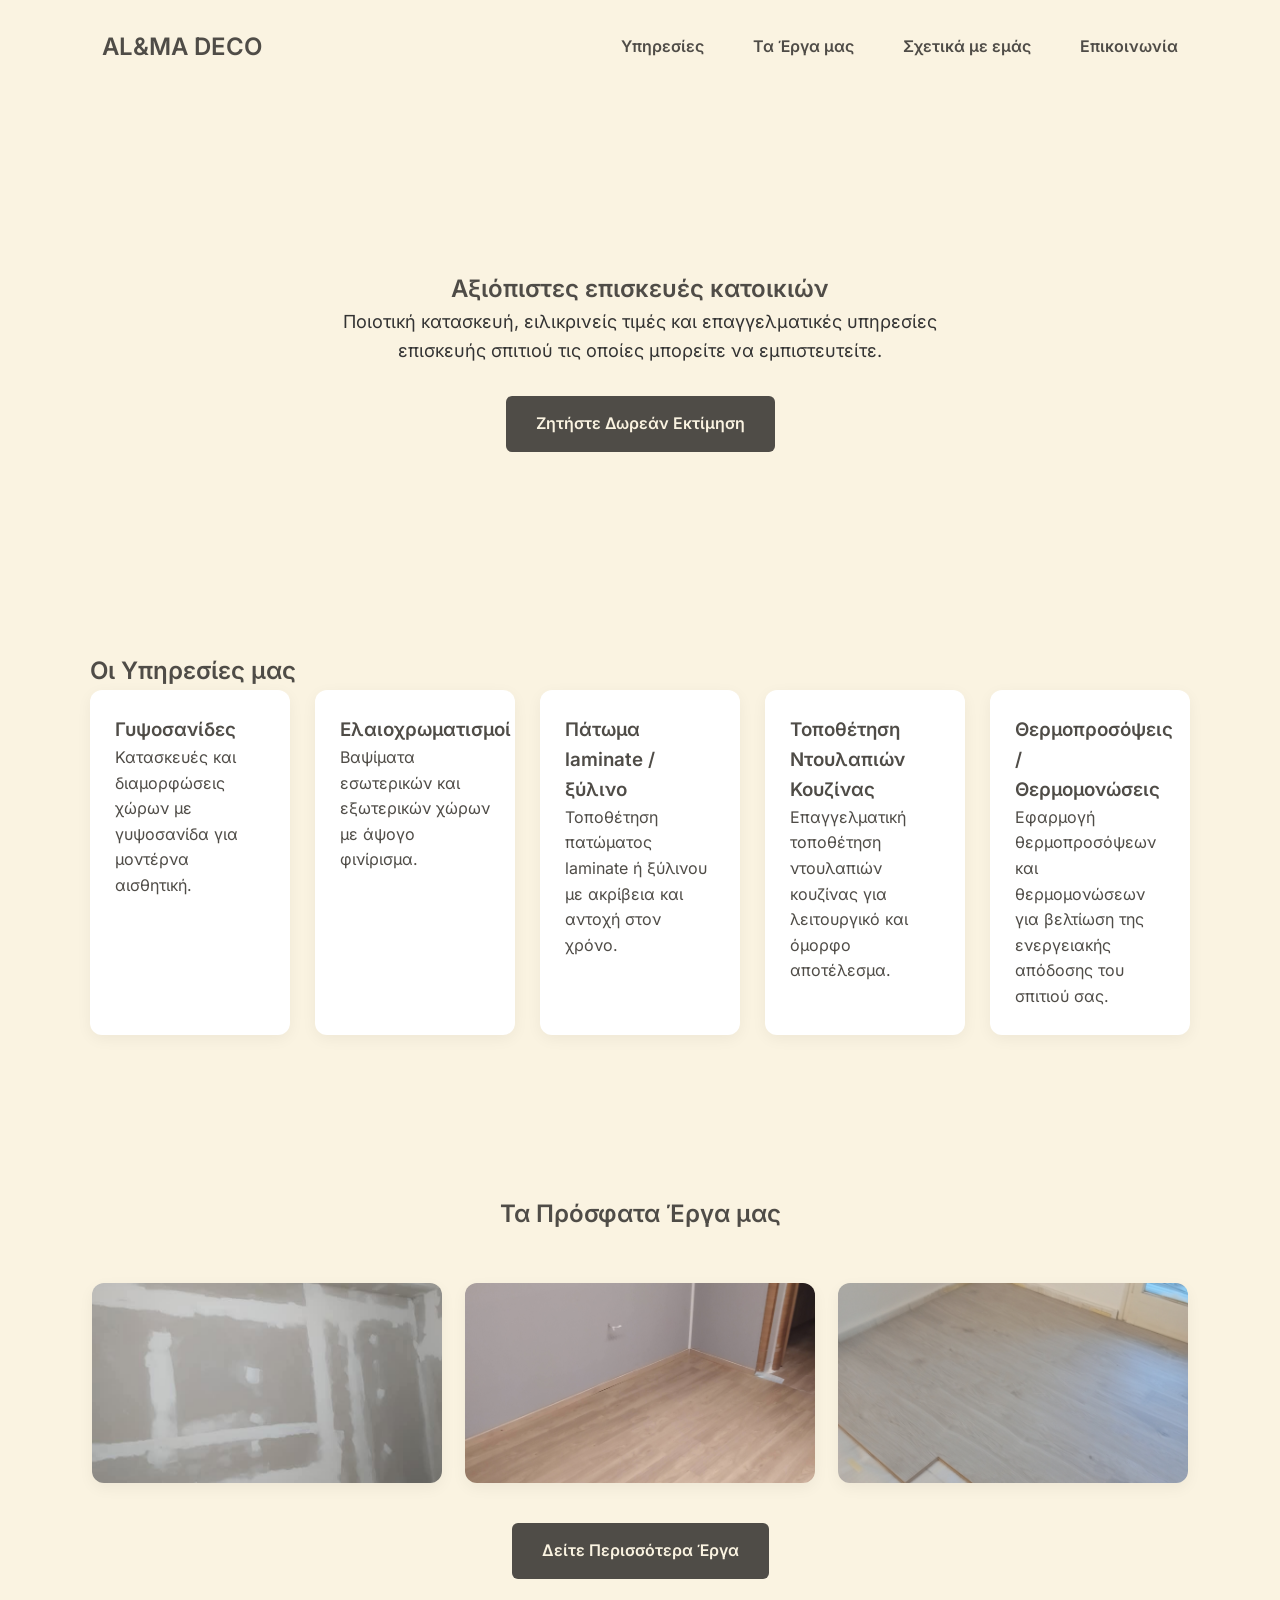
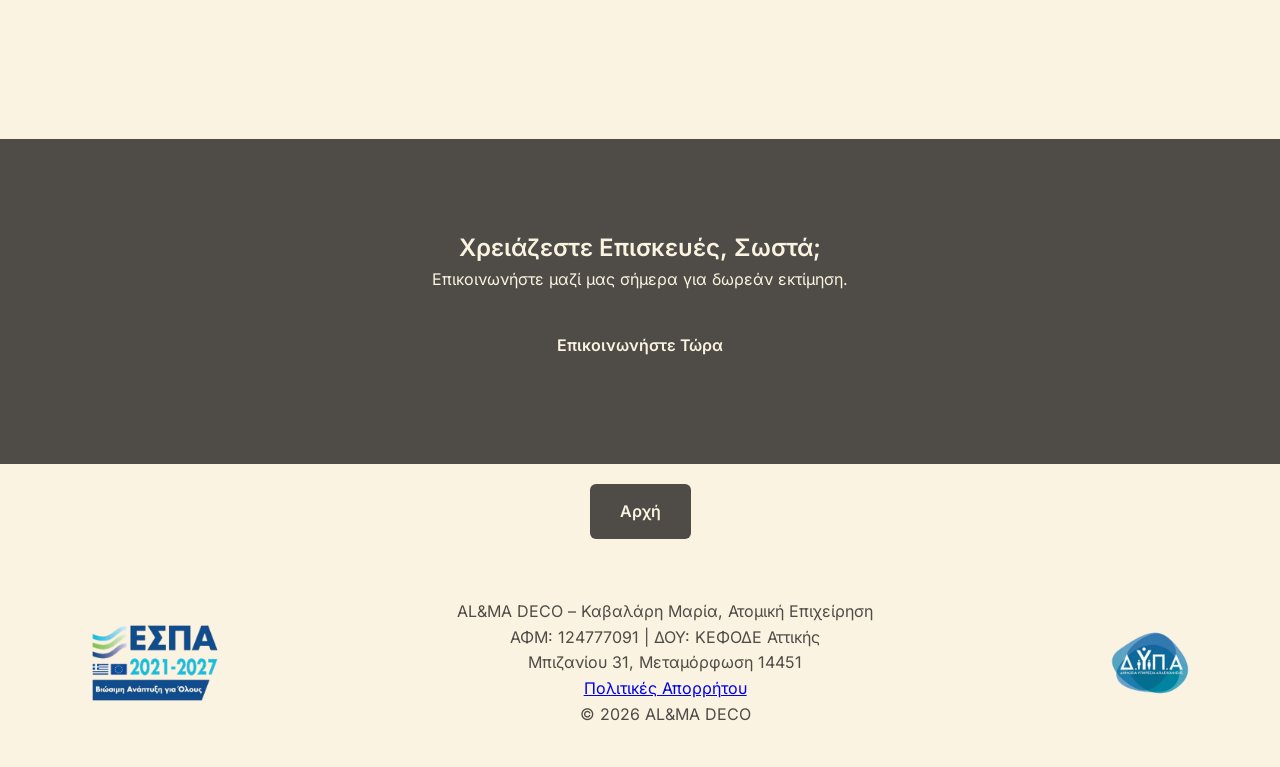
<file: public/index.html>
<!doctype html>
<html lang="el">
  <head>
    <meta charset="UTF-8" />
    <meta name="viewport" content="width=device-width, initial-scale=1.0" />
    <title>Επισκευές Κατοικιών | AL&MA DECO</title>
    <meta name="description" content="AL&MA DECO προσφέρει επαγγελματικές επισκευές κατοικιών με γυψοσανίδες, βαψίματα, πατώματα laminate/ξύλινα, τοποθέτηση κουζίνας και θερμομονώσεις. Αξιόπιστες υπηρεσίες και δωρεάν εκτίμηση.">

    <!-- Favicon -->
    <link rel="icon" href="favicon.png" />

    <!-- Fonts -->
    <link rel="stylesheet" href="assets/css/style.css" />
  </head>

  <body id="top">
    <nav>
      <div class="container nav-content">
        <a href="index.html">
          <h2>AL&MA DECO</h2>
        </a>

        <ul>
          <li><a href="#services">Υπηρεσίες</a></li>
          <li><a href="#work">Τα Έργα μας</a></li>
          <li><a href="about.html">Σχετικά με εμάς</a></li>
          <li><a href="contact.html">Επικοινωνία</a></li>
        </ul>
      </div>
    </nav>
    <main>
      <section class="hero">
        <div class="container">
          <h2>Αξιόπιστες επισκευές κατοικιών</h2>
          <p>
            Ποιοτική κατασκευή, ειλικρινείς τιμές και επαγγελματικές υπηρεσίες
            επισκευής σπιτιού τις οποίες μπορείτε να εμπιστευτείτε.
          </p>

          <a href="contact.html" class="btn">Ζητήστε Δωρεάν Εκτίμηση</a>
        </div>
      </section>

      <section class="services" id="services">
        <div class="container">
          <h1>Οι Υπηρεσίες μας</h1>

          <div class="service-grid">
            <div class="service-card">
              <h3>Γυψοσανίδες</h3>
              <p>
                Κατασκευές και διαμορφώσεις χώρων με γυψοσανίδα για μοντέρνα
                αισθητική.
              </p>
            </div>

            <div class="service-card">
              <h3>Ελαιοχρωματισμοί</h3>
              <p>
                Βαψίματα εσωτερικών και εξωτερικών χώρων με άψογο φινίρισμα.
              </p>
            </div>

            <div class="service-card">
              <h3>Πάτωμα laminate / ξύλινο</h3>
              <p>
                Τοποθέτηση πατώματος laminate ή ξύλινου με ακρίβεια και αντοχή
                στον χρόνο.
              </p>
            </div>

            <div class="service-card">
              <h3>Τοποθέτηση Ντουλαπιών Κουζίνας</h3>
              <p>
                Επαγγελματική τοποθέτηση ντουλαπιών κουζίνας για λειτουργικό και
                όμορφο αποτέλεσμα.
              </p>
            </div>

            <div class="service-card">
              <h3>Θερμοπροσόψεις / Θερμομονώσεις</h3>
              <p>
                Εφαρμογή θερμοπροσόψεων και θερμομονώσεων για βελτίωση της
                ενεργειακής απόδοσης του σπιτιού σας.
              </p>
            </div>
          </div>
        </div>
      </section>

      <section class="work-preview" id="work">
        <div class="container">
          <h2>Τα Πρόσφατα Έργα μας</h2>

          <div class="work-grid">
            <img
              src="assets/images/gallery/sample1.jpg"
              alt="Άβαφη γυψοσανίδα με ορατές κολλημένες με ταινία και λασπωμένες ραφές σε εξέλιξη κάτω από το φωτιστικό οροφής. Ένα λευκό ράφι εκτείνεται κατά μήκος του πάνω μέρους του τοίχου."
            />
            <img
              src="assets/images/gallery/sample2.jpg"
              alt="Κενό δωμάτιο με ανοιχτόχρωμο ξύλινο δάπεδο, απλούς ανοιχτόχρωμους γκρι τοίχους και μια πρίζα ορατή στον τοίχο. Η πόρτα με το εκτεθειμένο πλαίσιο είναι μερικώς ορατή στα δεξιά.   "
            />
            <img
              src="assets/images/gallery/sample3.jpg"
              alt="Μερικώς τοποθετημένο δάπεδο laminate σε ένα δωμάτιο, με ορισμένα πάνελ που δεν έχουν ακόμη τοποθετηθεί, που δείχνει τη μετάβαση από λευκά πλακάκια σε laminate με όψη ξύλου."
            />
          </div>

          <!-- Button to work.html -->
          <div style="text-align: center; margin-top: 40px">
            <a href="work.html" class="btn">Δείτε Περισσότερα Έργα</a>
          </div>
        </div>
      </section>

      <section class="cta">
        <h2>Χρειάζεστε Επισκευές, Σωστά;</h2>
        <p>Επικοινωνήστε μαζί μας σήμερα για δωρεάν εκτίμηση.</p>
        <br />
        <a href="contact.html" class="btn">Επικοινωνήστε Τώρα</a>
      </section>

      <div style="text-align: center; padding: 20px">
        <a href="#top" class="btn">Αρχή</a>
      </div>
    </main>
    <!-- Footer -->
    <footer>
      <div class="footer-wrapper container">
        <div class="sponsor sponsor-left">
          <img
            src="assets/icons/espa-342.webp"
            alt="ΕΣΠΑ (Εταιρικό Σύμφωνο για το Πλαίσιο Ανάπτυξης)"
            width="342"
            height="171"
          />
        </div>

        <div class="footer-content">
          <p>AL&MA DECO – Καβαλάρη Μαρία, Ατομική Επιχείρηση</p>
          <p>ΑΦΜ: 124777091 | ΔΟΥ: ΚΕΦΟΔΕ Αττικής</p>
          <p>Μπιζανίου 31, Μεταμόρφωση 14451</p>
          <p><a href="privacy.html">Πολιτικές Απορρήτου</a></p>
          <p>© 2026 AL&MA DECO</p>
        </div>

        <div class="sponsor sponsor-right">
          <img
            src="assets/icons/dypa-210.webp"
            alt="Δ.ΥΠ.Α. (Δημόσια Υπηρεσία Απασχόλησης)"
            width="210"
            height="105"
          />
        </div>
      </div>
    </footer>
    <script src="assets/js/navbar.js" defer></script>
  </body>
</html>
</file>
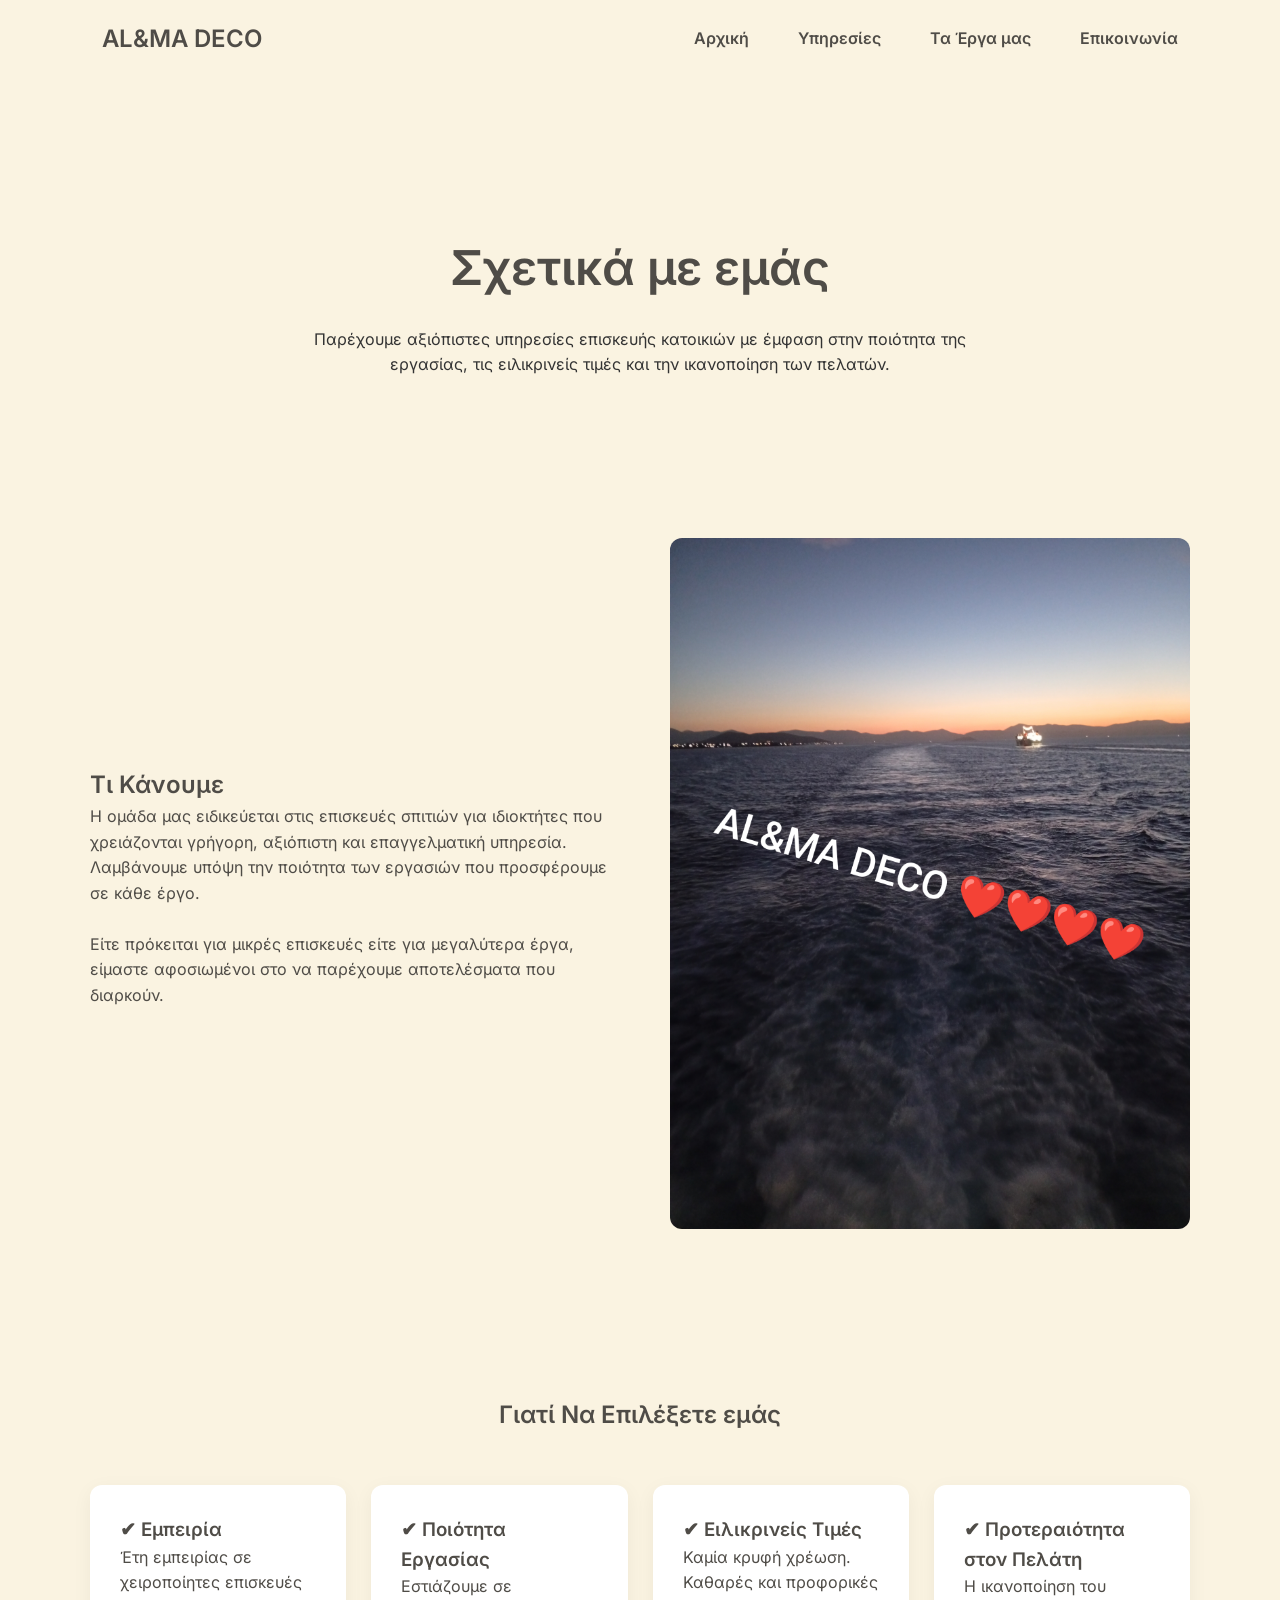
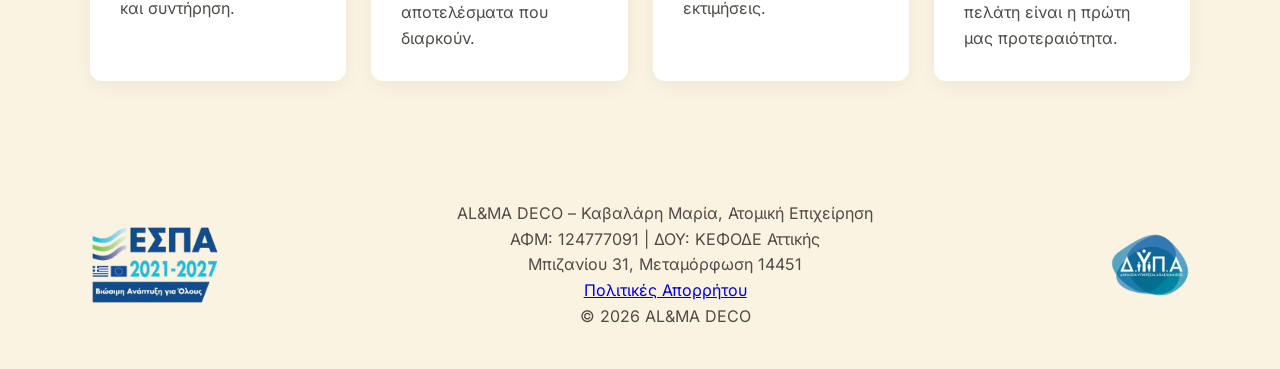
<file: public/about.html>
<!doctype html>
<html lang="el">
  <head>
    <meta charset="UTF-8" />
    <meta name="viewport" content="width=device-width, initial-scale=1.0" />
    <title>Σχετικά με εμάς | AL&MA DECO</title>
    <meta name="description" content="Η AL&MA DECO παρέχει αξιόπιστες επισκευές κατοικιών με έμφαση στην ποιότητα, ειλικρινείς τιμές και την ικανοποίηση των πελατών. Μάθετε περισσότερα για εμάς.">

    <link rel="icon" href="favicon.png" />
    <link rel="stylesheet" href="assets/css/style.css" />
  </head>

  <body>
    <nav>
      <div class="container nav-content">
        <h2><a href="index.html">AL&MA DECO</a></h2>

        <ul>
          <li><a href="index.html#hero">Αρχική</a></li>
          <li><a href="index.html">Υπηρεσίες</a></li>
          <li><a href="index.html#work">Τα Έργα μας</a></li>
          <li><a href="contact.html">Επικοινωνία</a></li>
        </ul>
      </div>
    </nav>
    <main>
      <section class="about-hero">
        <div class="container">
          <h1>Σχετικά με εμάς</h1>
          <p>
            Παρέχουμε αξιόπιστες υπηρεσίες επισκευής κατοικιών με έμφαση στην
            ποιότητα της εργασίας, τις ειλικρινείς τιμές και την ικανοποίηση των
            πελατών.
          </p>
        </div>
      </section>

      <section class="about-grid container">
        <div>
          <h2>Τι Κάνουμε</h2>
          <p>
            Η ομάδα μας ειδικεύεται στις επισκευές σπιτιών για ιδιοκτήτες που
            χρειάζονται γρήγορη, αξιόπιστη και επαγγελματική υπηρεσία.
            Λαμβάνουμε υπόψη την ποιότητα των εργασιών που προσφέρουμε σε κάθε
            έργο.
          </p>

          <br />

          <p>
            Είτε πρόκειται για μικρές επισκευές είτε για μεγαλύτερα έργα,
            είμαστε αφοσιωμένοι στο να παρέχουμε αποτελέσματα που διαρκούν.
          </p>
        </div>

        <div>
          <!--TODO-->
          <img
            src="assets/images/hero/hero-main.jpg"
            alt="A ferry sailing on the ocean at sunset with the text 'AL&MA DECO' on the side and four overlapping red heart emojis on the foreground."
          />
        </div>
      </section>

      <section class="card-section">
        <div class="container">
          <h2 style="text-align: center; margin-bottom: 50px">
            Γιατί Να Επιλέξετε εμάς
          </h2>

          <div class="card-grid">
            <div class="card">
              <h3>✔ Εμπειρία</h3>
              <p>Έτη εμπειρίας σε χειροποίητες επισκευές και συντήρηση.</p>
            </div>

            <div class="card">
              <h3>✔ Ποιότητα Εργασίας</h3>
              <p>Εστιάζουμε σε αποτελέσματα που διαρκούν.</p>
            </div>

            <div class="card">
              <h3>✔ Ειλικρινείς Τιμές</h3>
              <p>Καμία κρυφή χρέωση. Καθαρές και προφορικές εκτιμήσεις.</p>
            </div>

            <div class="card">
              <h3>✔ Προτεραιότητα στον Πελάτη</h3>
              <p>Η ικανοποίηση του πελάτη είναι η πρώτη μας προτεραιότητα.</p>
            </div>
          </div>
        </div>
      </section>
    </main>
    <footer>
      <div class="footer-wrapper container">
        <div class="sponsor sponsor-left">
          <img
            src="assets/icons/espa-342.webp"
            alt="ΕΣΠΑ (Εταιρικό Σύμφωνο για το Πλαίσιο Ανάπτυξης)"
            width="342"
            height="171"
          />
        </div>

        <div class="footer-content">
          <p>AL&MA DECO – Καβαλάρη Μαρία, Ατομική Επιχείρηση</p>
          <p>ΑΦΜ: 124777091 | ΔΟΥ: ΚΕΦΟΔΕ Αττικής</p>
          <p>Μπιζανίου 31, Μεταμόρφωση 14451</p>
          <p><a href="privacy.html">Πολιτικές Απορρήτου</a></p>
          <p>© 2026 AL&MA DECO</p>
        </div>

        <div class="sponsor sponsor-right">
          <img
            src="assets/icons/dypa-210.webp"
            alt="Δ.ΥΠ.Α. (Δημόσια Υπηρεσία Απασχόλησης)"
            width="210"
            height="105"
          />
        </div>
      </div>
    </footer>
    <script src="assets/js/navbar.js" defer></script>
  </body>
</html>
</file>
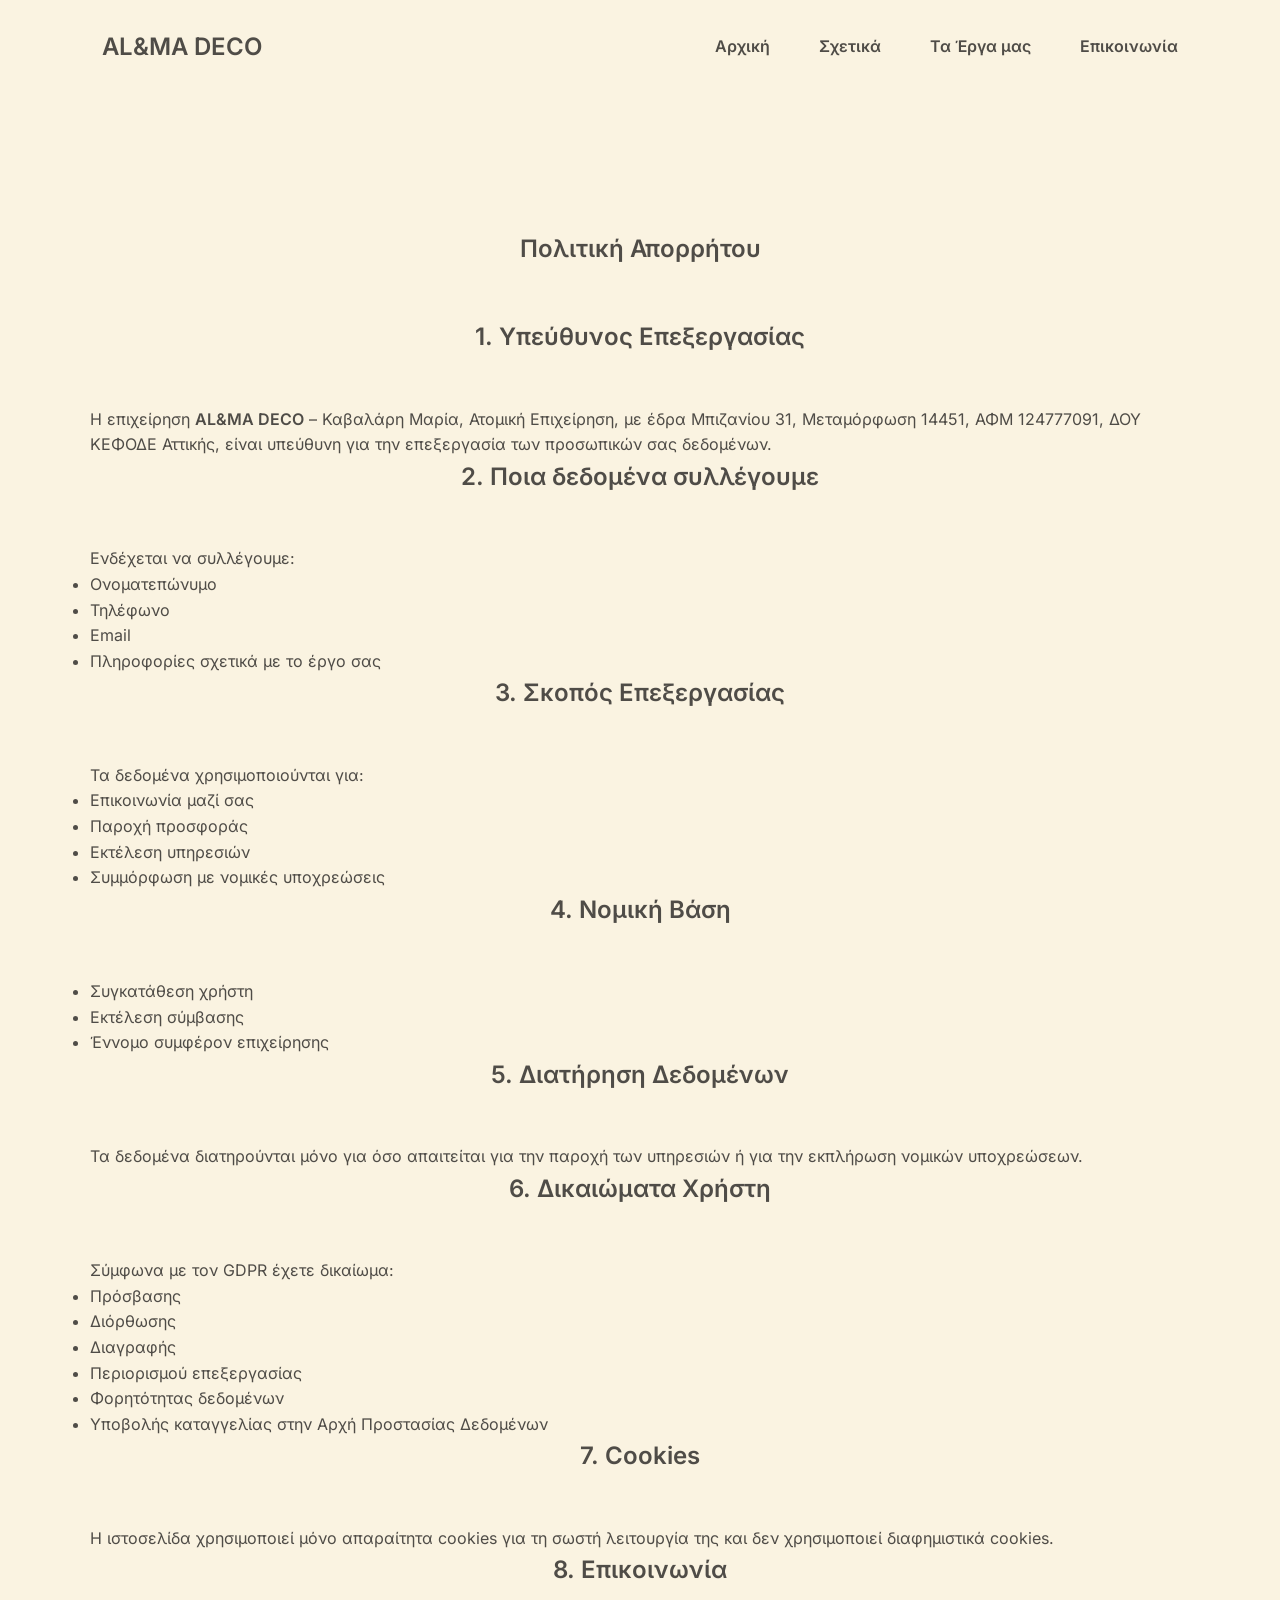
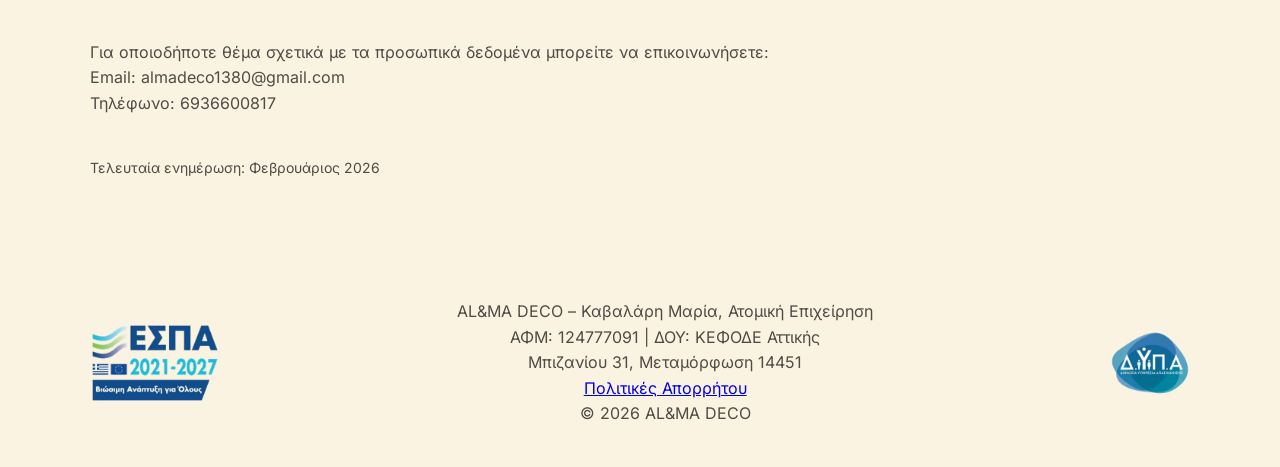
<file: public/privacy.html>
<!doctype html>
<html lang="el">
  <head>
    <meta charset="UTF-8" />
    <meta name="viewport" content="width=device-width, initial-scale=1.0" />
    <title>Πολιτική Απορρήτου | AL&MA DECO</title>
    <meta name="description" content="Η AL&MA DECO εξηγεί πώς συλλέγει και προστατεύει τα προσωπικά σας δεδομένα σύμφωνα με τον GDPR. Δείτε τα δικαιώματά σας και την πολιτική cookies.">

     <!-- Favicon -->
    <link rel="icon" href="favicon.png" />

    <link rel="stylesheet" href="assets/css/style.css" />
  </head>
  <body>
    <!-- Navigation -->
    <nav>
      <div class="container nav-content">
        <a href="index.html">
          <h2>AL&MA DECO</h2>
        </a>
        <ul>
          <li><a href="index.html#hero">Αρχική</a></li>
          <li><a href="about.html">Σχετικά</a></li>
          <li><a href="index.html#work">Τα Έργα μας</a></li>
          <li><a href="contact.html">Επικοινωνία</a></li>
        </ul>
      </div>
    </nav>
    <main>
      <!-- Page Section -->
      <section class="section">
        <div class="container">
          <h1>Πολιτική Απορρήτου</h1>

          <h2>1. Υπεύθυνος Επεξεργασίας</h2>
          <p>
            Η επιχείρηση <strong>AL&MA DECO</strong> – Καβαλάρη Μαρία, Ατομική
            Επιχείρηση, με έδρα Μπιζανίου 31, Μεταμόρφωση 14451, ΑΦΜ 124777091,
            ΔΟΥ ΚΕΦΟΔΕ Αττικής, είναι υπεύθυνη για την επεξεργασία των
            προσωπικών σας δεδομένων.
          </p>

          <h2>2. Ποια δεδομένα συλλέγουμε</h2>
          <p>Ενδέχεται να συλλέγουμε:</p>
          <ul>
            <li>Ονοματεπώνυμο</li>
            <li>Τηλέφωνο</li>
            <li>Email</li>
            <li>Πληροφορίες σχετικά με το έργο σας</li>
          </ul>

          <h2>3. Σκοπός Επεξεργασίας</h2>
          <p>Τα δεδομένα χρησιμοποιούνται για:</p>
          <ul>
            <li>Επικοινωνία μαζί σας</li>
            <li>Παροχή προσφοράς</li>
            <li>Εκτέλεση υπηρεσιών</li>
            <li>Συμμόρφωση με νομικές υποχρεώσεις</li>
          </ul>

          <h2>4. Νομική Βάση</h2>
          <ul>
            <li>Συγκατάθεση χρήστη</li>
            <li>Εκτέλεση σύμβασης</li>
            <li>Έννομο συμφέρον επιχείρησης</li>
          </ul>

          <h2>5. Διατήρηση Δεδομένων</h2>
          <p>
            Τα δεδομένα διατηρούνται μόνο για όσο απαιτείται για την παροχή των
            υπηρεσιών ή για την εκπλήρωση νομικών υποχρεώσεων.
          </p>

          <h2>6. Δικαιώματα Χρήστη</h2>
          <p>Σύμφωνα με τον GDPR έχετε δικαίωμα:</p>
          <ul>
            <li>Πρόσβασης</li>
            <li>Διόρθωσης</li>
            <li>Διαγραφής</li>
            <li>Περιορισμού επεξεργασίας</li>
            <li>Φορητότητας δεδομένων</li>
            <li>Υποβολής καταγγελίας στην Αρχή Προστασίας Δεδομένων</li>
          </ul>

          <h2>7. Cookies</h2>
          <p>
            Η ιστοσελίδα χρησιμοποιεί μόνο απαραίτητα cookies για τη σωστή
            λειτουργία της και δεν χρησιμοποιεί διαφημιστικά cookies.
          </p>

          <h2>8. Επικοινωνία</h2>
          <p>
            Για οποιοδήποτε θέμα σχετικά με τα προσωπικά δεδομένα μπορείτε να
            επικοινωνήσετε:
          </p>
          <p>
            <!--TODO-->
            Email: almadeco1380@gmail.com<br />
            Τηλέφωνο: 6936600817
          </p>

          <p style="margin-top: 40px; font-size: 14px">
            Τελευταία ενημέρωση: Φεβρουάριος 2026
          </p>
        </div>
      </section>
    </main>
    <!-- Footer -->
    <footer>
      <div class="footer-wrapper container">
        <!-- Left sponsor -->
        <div class="sponsor sponsor-left">
          <img
            src="assets/icons/espa-342.webp"
            alt="ΕΣΠΑ (Εταιρικό Σύμφωνο για το Πλαίσιο Ανάπτυξης)"
            width="342"
            height="171"
          />
        </div>

        <!-- Footer text -->
        <div class="footer-content">
          <p>AL&amp;MA DECO – Καβαλάρη Μαρία, Ατομική Επιχείρηση</p>
          <p>ΑΦΜ: 124777091 | ΔΟΥ: ΚΕΦΟΔΕ Αττικής</p>
          <p>Μπιζανίου 31, Μεταμόρφωση 14451</p>
          <p><a href="privacy.html">Πολιτικές Απορρήτου</a></p>
          <p>© 2026 AL&amp;MA DECO</p>
        </div>

        <!-- Right sponsor -->
        <div class="sponsor sponsor-right">
          <img
            src="assets/icons/dypa-210.webp"
            alt="Δ.ΥΠ.Α. (Δημόσια Υπηρεσία Απασχόλησης)"
            width="210"
            height="105"
          />
        </div>
      </div>
    </footer>
    <script src="assets/js/navbar.js" defer></script>
  </body>
</html>
</file>
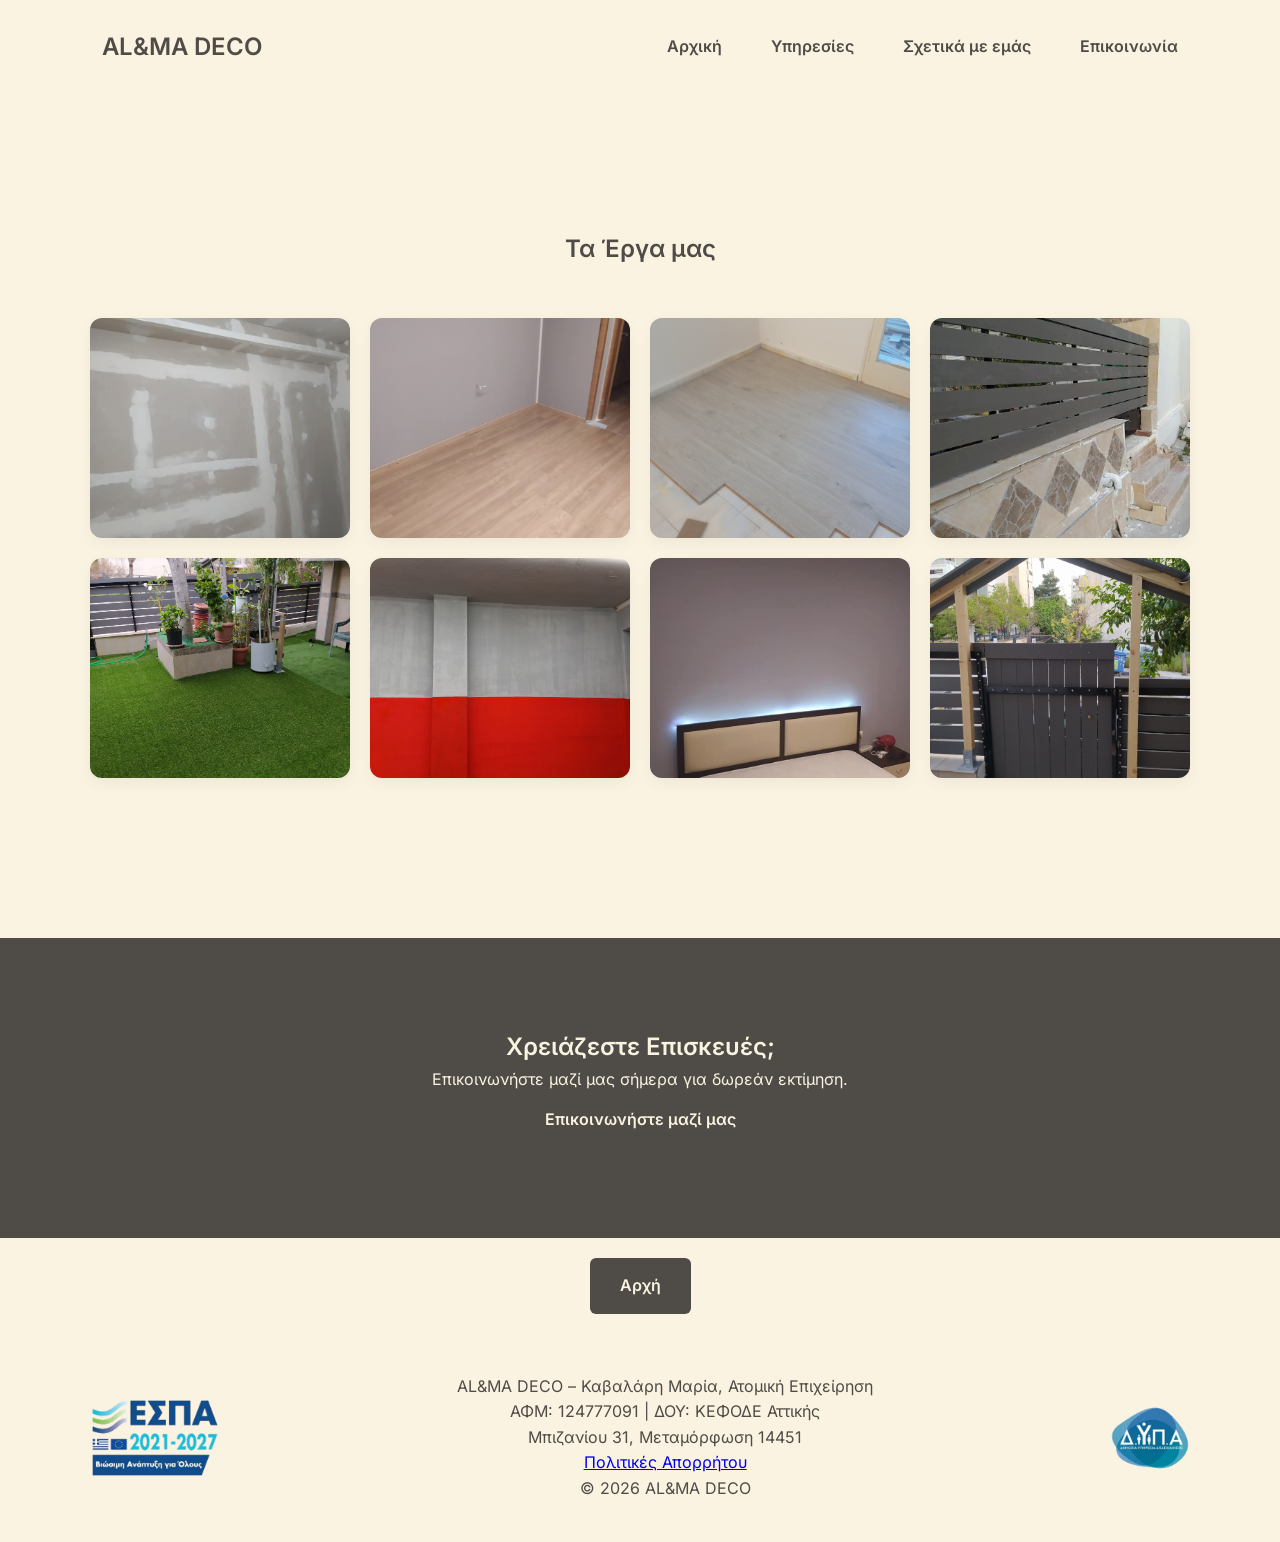
<file: public/work.html>
<!doctype html>
<html lang="el">
  <head>
    <meta charset="UTF-8" />
    <meta name="viewport" content="width=device-width, initial-scale=1.0" />
    <title>Τα Έργα μας | AL&MA DECO</title>
    <meta name="description" content="Δείτε τα πρόσφατα έργα της AL&MA DECO σε γυψοσανίδες, βαψίματα, πατώματα και ανακαινίσεις. Εμπιστευτείτε μας για επαγγελματικές επισκευές κατοικιών.">

    <link rel="icon" href="favicon.png" />
    <link rel="stylesheet" href="assets/css/style.css" />
  </head>

  <body>
    <nav>
      <div class="container nav-content">
        <a href="index.html">
          <h2>AL&MA DECO</h2>
        </a>
        <ul>
          <li><a href="index.html#hero">Αρχική</a></li>
          <li><a href="index.html#services">Υπηρεσίες</a></li>
          <li><a href="about.html">Σχετικά με εμάς</a></li>
          <li><a href="contact.html#">Επικοινωνία</a></li>
        </ul>
      </div>
    </nav>
    <main>
      <section class="section">
        <div class="container">
          <h1>Τα Έργα μας</h1>

          <div class="gallery-grid">
            <img
              src="assets/images/gallery/sample1.jpg"
              alt="Άβαφη γυψοσανίδα με ορατές κολλημένες με ταινία και λασπωμένες ραφές σε εξέλιξη κάτω από το φωτιστικό οροφής. Ένα λευκό ράφι εκτείνεται κατά μήκος του πάνω μέρους του τοίχου."
            />
            <img
              src="assets/images/gallery/sample2.jpg"
              alt="Κενό δωμάτιο με ανοιχτόχρωμο ξύλινο δάπεδο, απλούς ανοιχτόχρωμους γκρι τοίχους και μια πρίζα ορατή στον τοίχο. Η πόρτα με το εκτεθειμένο πλαίσιο είναι μερικώς ορατή στα δεξιά.   "
            />
            <img
              src="assets/images/gallery/sample3.jpg"
              alt="Μερικώς τοποθετημένο δάπεδο laminate σε ένα δωμάτιο, με ορισμένα πάνελ που δεν έχουν ακόμη τοποθετηθεί, που δείχνει τη μετάβαση από λευκά πλακάκια σε laminate με όψη ξύλου."
            />
            <img
              src="assets/images/gallery/sample4.jpg"
              alt="Ένας καφέ οριζόντιος φράχτης από σχιστόλιθο βρίσκεται στην κορυφή ενός πλακόστρωτου τοίχου, δίπλα σε σκαλοπάτια που οδηγούν σε μια πόρτα."
            />
            <img
              src="assets/images/gallery/sample5.jpg"
              alt="Μια βεράντα με τεχνητό γρασίδι, φυτά σε γλάστρες, μια υπερυψωμένη ζαρντινιέρα, ένα δέντρο, ένα λάστιχο νερού και έπιπλα εξωτερικού χώρου δίπλα σε ένα περιφραγμένο όριο."
            />
            <img
              src="assets/images/gallery/sample6.jpg"
              alt="Ένας τοίχος βαμμένος με ένα γκρι πάνω μισό και ένα κόκκινο κάτω μισό, χωρισμένο οριζόντια, με μια κάθετη στήλη και ένα φθορίζον φως στην οροφή."
            />
            <img
              src="assets/images/gallery/sample7.jpg"
              alt="Ένα κρεβάτι με μπεζ κεφαλάρι σε έναν απλό γκρι τοίχο, με μια λωρίδα από μπλε φώτα LED πίσω από το κεφαλάρι και ένα μικρό κομοδίνο με φωτιστικό."
            />
            <img
              src="assets/images/gallery/sample8.jpg"
              alt="Μια ξύλινη πύλη με στέγαστρο πλαισιώνεται από έναν φράχτη και με δέντρα."
            />
          </div>
        </div>
      </section>

      <!-- <section class="section">
<div class="container">
    <h2>Μετατροπές Πριν και Μετά</h2>

    <div class="before-after-grid">

        <div class="project-card">
            <img src="assets/images/before-after/project1-before.jpg" alt="">
            <h3>Κατοικία Πριν</h3>
            <p>Επισκευή υδραυλικών ζημιών και βαφή.</p>
            <br>
            <img src="assets/images/before-after/project1-after.jpg" alt="">
        </div>

        <div class="project-card">
            <img src="assets/images/before-after/project2-before.jpg" alt="">
            <h3>Κατοικία Μετά</h3>
            <p>Επισκευή υδραυλικών ζημιών και επαναφαγή.</p>
            <br>
            <img src="assets/images/before-after/project2-after.jpg" alt="">
        </div>

    </div>
</div>
</section> -->

      <section class="cta">
        <h2>Χρειάζεστε Επισκευές;</h2>
        <p>Επικοινωνήστε μαζί μας σήμερα για δωρεάν εκτίμηση.</p>
        <a href="contact.html" class="btn">Επικοινωνήστε μαζί μας</a>
      </section>

      <div style="text-align: center; padding: 20px">
        <a href="index.html#hero" class="btn">Αρχή</a>
      </div>
    </main>
    <footer>
      <div class="footer-wrapper container">
        <div class="sponsor sponsor-left">
          <img
            src="assets/icons/espa-342.webp"
            alt="ΕΣΠΑ (Εταιρικό Σύμφωνο για το Πλαίσιο Ανάπτυξης)"
            width="342"
            height="171"
          />
        </div>

        <div class="footer-content">
          <p>AL&MA DECO – Καβαλάρη Μαρία, Ατομική Επιχείρηση</p>
          <p>ΑΦΜ: 124777091 | ΔΟΥ: ΚΕΦΟΔΕ Αττικής</p>
          <p>Μπιζανίου 31, Μεταμόρφωση 14451</p>
          <p><a href="privacy.html">Πολιτικές Απορρήτου</a></p>
          <p>© 2026 AL&MA DECO</p>
        </div>

        <div class="sponsor sponsor-right">
          <img
            src="assets/icons/dypa-210.webp"
            alt="Δ.ΥΠ.Α. (Δημόσια Υπηρεσία Απασχόλησης)"
            width="210"
            height="105"
          />
        </div>
      </div>
    </footer>
    <script src="assets/js/navbar.js" defer></script>
  </body>
</html>
</file>
<file: public/assets/css/style.css>
/* =============================
   ROOT VARIABLES
============================= */

:root {
    --primary: #FAF3E1;
    --secondary: #4F4C47;
    --dark-text: #333333;
}

@font-face {
  font-family: 'Inter';
  src: url('../fonts/inter-400.woff2') format('woff2');
  font-weight: 400;
  font-display: swap;
}
@font-face {
  font-family: 'Inter';
  src: url('../fonts/inter-600.woff2') format('woff2');
  font-weight: 600;
  font-display: swap;
}
/* =============================
   GLOBAL RESET
============================= */

* {
    margin: 0;
    padding: 0;
    box-sizing: border-box;
}

html {
    scroll-behavior: smooth;
}

body {
    font-family: 'Inter', sans-serif;
    background: var(--primary);
    color: var(--secondary);
    line-height: 1.6;
    padding-top: 150px; /* adjust if your nav is taller */
}

/* =============================
   CONTAINER
============================= */

.container {
    width: 90%;
    max-width: 1100px;
    margin: auto;
}

/* =============================
   NAVIGATION
============================= */

nav {
    padding: 20px 0;
    background: var(--primary);
    position: fixed;        /* change from sticky */
    top: 0;
    left: 0;
    width: 100%;
    z-index: 1000;
    transition: transform 0.3s ease;
}

/* Hide state */
nav.nav-hidden {
    transform: translateY(-100%);
}

nav .nav-content {
    display: flex;
    justify-content: space-between;
    align-items: center;
}

nav ul {
    list-style: none;
    display: flex;
    gap: 25px;
}

nav a {
    text-decoration: none;
    color: var(--secondary);
    font-weight: 600;
    padding: 8px 12px;
    border-radius: 6px;
    transition: 0.2s ease;
}

nav a:hover {
    background: var(--secondary);
    color: var(--primary);
}
/* =============================
   HERO SECTION
============================= */

.hero {
    padding: 120px 0;
    text-align: center;
}

.hero h1 {
    font-size: 120px;
    font-weight: 600;
    letter-spacing: 4px;
}

.hero p {
    font-size: 18px;
    max-width: 600px;
    margin: auto;
    margin-bottom: 30px;
    color: var(--dark-text);
}

/* =============================
   BUTTONS
============================= */

.btn {
    background: var(--secondary);
    color: var(--primary);
    padding: 15px 30px;
    border-radius: 6px;
    text-decoration: none;
    display: inline-block;
    font-weight: 600;
}

/* =============================
   SECTIONS
============================= */

.section {
    padding: 80px 0;
}

.section h1,
.section h2 {
    text-align: center;
    margin-bottom: 50px;
}

/* =============================
   SERVICES
============================= */

.services {
    padding: 80px 0;
}

.services h2 {
    text-align: center;
    margin-bottom: 50px;
}

.service-grid {
    display: grid;
    grid-template-columns: repeat(auto-fit, minmax(200px, 1fr));
    gap: 25px;
}

.service-card {
    background: white;
    padding: 25px;
    border-radius: 12px;
    box-shadow: 0 4px 15px rgba(0,0,0,0.05);
}

/* =============================
   WORK / GALLERY
============================= */

.work-preview {
    padding: 80px 0;
}

.work-preview h2 {
    text-align: center;
    margin-bottom: 50px;
}

.work-grid {
    display: grid;
    grid-template-columns: repeat(auto-fit, minmax(250px, 1fr));
    gap: 20px;
}

.work-grid img {
    width: 100%;
    height: 220px;
    object-fit: cover;
    border-radius: 12px;
    box-shadow: 0 5px 15px rgba(0,0,0,0.05);
}

/* Before / After Cards */

.before-after-grid {
    display: grid;
    grid-template-columns: repeat(auto-fit, minmax(300px, 1fr));
    gap: 40px;
}

.project-card {
    background: white;
    padding: 20px;
    border-radius: 14px;
    box-shadow: 0 5px 20px rgba(0,0,0,0.05);
}

.project-card img {
    width: 100%;
    border-radius: 10px;
}

.project-card h3 {
    margin: 15px 0 10px;
}

/* =============================
   CONTACT PAGE
============================= */

.contact-section {
    padding: 80px 0;
}

.contact-grid {
    display: grid;
    grid-template-columns: 1fr 1fr;
    gap: 60px;
}

form {
    display: flex;
    flex-direction: column;
    gap: 15px;
}

input,
textarea {
    width: 100%;
    padding: 15px;
    border-radius: 8px;
    border: 1px solid #ddd;
    font-family: inherit;
}

textarea {
    height: 160px;
    resize: none;
}

button {
    background: var(--secondary);
    color: var(--primary);
    border: none;
    padding: 15px;
    border-radius: 8px;
    font-weight: 600;
    cursor: pointer;
}

/* Info Box */

.info-box {
    background: white;
    padding: 30px;
    border-radius: 12px;
    box-shadow: 0 5px 20px rgba(0,0,0,0.05);
    align-self: start; /* prevents stretching in the grid */
}

/* =============================
   ABOUT PAGE
============================= */

.about-hero {
    padding: 80px 0;
    text-align: center;
}

.about-hero h1 {
    font-size: 48px;
    margin-bottom: 20px;
}

.about-hero p {
    max-width: 700px;
    margin: auto;
    color: var(--dark-text);
}

.about-grid {
    display: grid;
    grid-template-columns: 1fr 1fr;
    gap: 60px;
    padding: 80px 0;
    align-items: center;
}

.about-grid img {
    width: 100%;
    border-radius: 12px;
}

.card-section {
    padding: 80px 0;
}

.card-grid {
    display: grid;
    grid-template-columns: repeat(auto-fit, minmax(250px, 1fr));
    gap: 25px;
}

.card {
    background: white;
    padding: 30px;
    border-radius: 12px;
    box-shadow: 0 5px 20px rgba(0,0,0,0.05);
}

/* =============================
   CTA SECTION
============================= */

.cta {
    background: var(--secondary);
    color: var(--primary);
    text-align: center;
    padding: 90px 20px;
    margin-top: 80px;
}

/* =============================
   FOOTER
============================= */

footer {
    padding: 40px 0;
    color: var(--secondary);
}

.footer-wrapper {
    display: flex;
    align-items: center;
    justify-content: space-between;
    gap: 20px;
}

.footer-content {
    text-align: center;
    flex: 1;
}

.sponsor img {
    max-height: 80px;
    width: auto;
    display: block;
}
/* =============================
   RESPONSIVE DESIGN
============================= */

@media(max-width:768px) {

    nav {
        padding: 12px 0;
    }

    nav .nav-content {
        flex-direction: column;
        align-items: stretch;
        gap: 8px;
    }

    nav ul {
        flex-direction: column;
        gap: 6px;
        width: 100%;
    }

    nav a {
        display: block;
        width: 100%;
        padding: 10px;
        font-size: 14px;
        background: transparent;
        box-shadow: none;
    }

    .hero h1 {
        font-size: 34px;
    }

    .contact-grid,
    .about-grid {
        grid-template-columns: 1fr;
    }

    h1 {
        font-size: 28px;
    }
    .footer-wrapper {
    flex-direction: column;
    text-align: center;
}

.sponsor img {
    max-height: 60px;
    margin: 10px auto;
}
}

/* Accessibility focus */

button:focus,
a:focus,
input:focus 
textarea:focus {
    outline: 3px solid blue;
}

.checkbox-group {
    display: flex;
    align-items: center;
    gap: 8px;
}

.checkbox-group input {
    width: auto; /* prevents full width */
}

.form-group {
    display: flex;
    flex-direction: column;
    gap: 6px;
}

label {
    font-size: 14px;
    font-weight: 600;
    color: var(--secondary);
}

.visually-hidden {
    position: absolute;
    width: 1px;
    height: 1px;
    margin: -1px;
    padding: 0;
    overflow: hidden;
    clip: rect(0 0 0 0);
    border: 0;
}

.gallery-grid {
    display: grid;
    grid-template-columns: repeat(auto-fit, minmax(250px, 1fr));
    gap: 20px;
}

.gallery-grid img {
    width: 100%;
    height: 220px;
    object-fit: cover;
    border-radius: 12px;
    box-shadow: 0 5px 15px rgba(0,0,0,0.05);
}   

.work-grid img {
    width: 100%;
    max-width: 350px;        /* prevents overly large images */
    height: 200px;           /* slightly smaller height */
    object-fit: cover;
    border-radius: 12px;
    box-shadow: 0 5px 15px rgba(0,0,0,0.05);
    display: block;
    margin: 0 auto;          /* center images inside grid cell */
}

.error-message {
  color: red;
  font-size: 0.9rem;
  margin-top: 5px;
}

.input-error {
  border: 2px solid red !important;
}

.input-valid {
  border: 2px solid green !important;
}

/* Improve focus visibility */
input:focus,
textarea:focus {
  outline: 3px solid #000;
  outline-offset: 2px;
}
</file>
